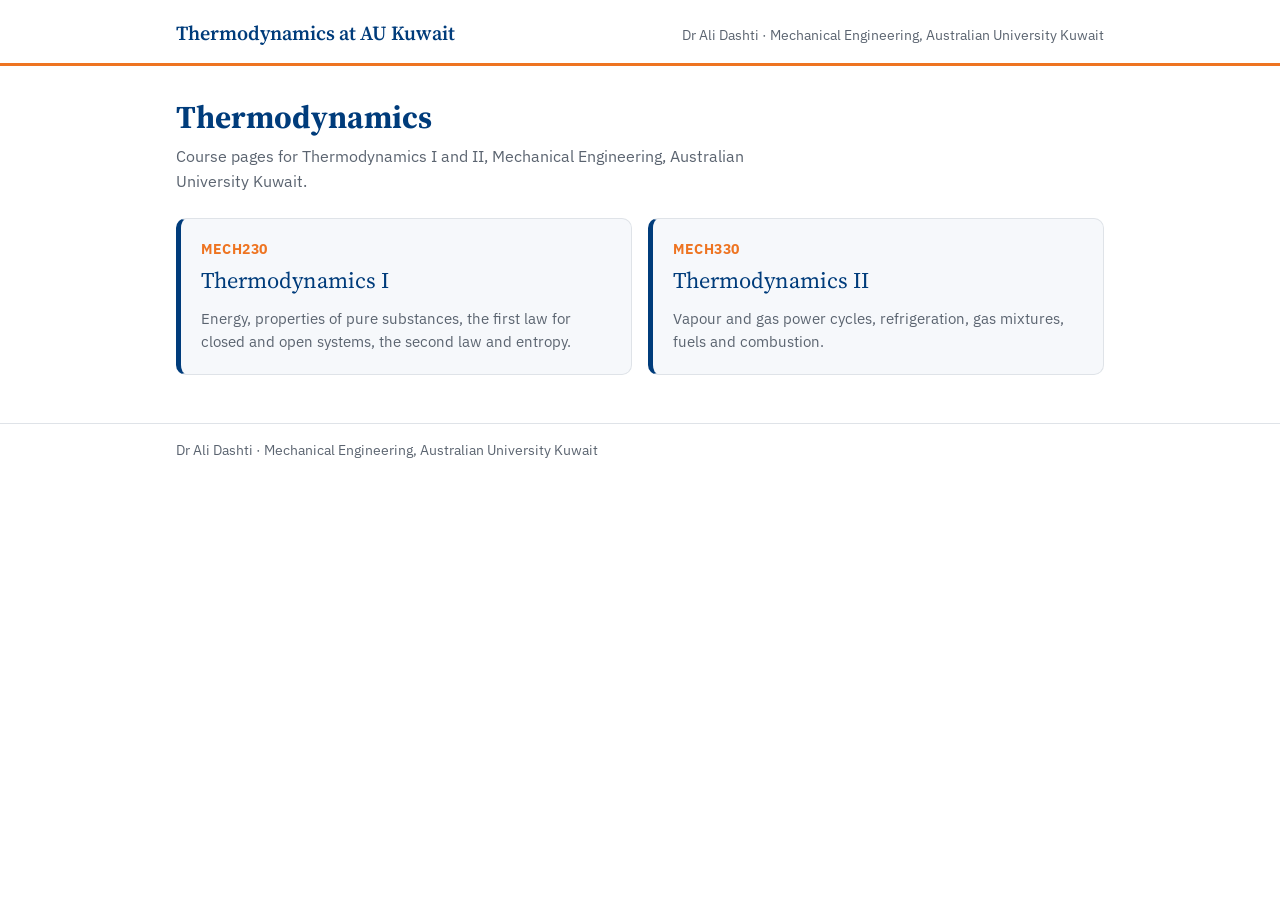
<file: index.html>
<!doctype html>
<html lang="en"><head><meta charset="utf-8"><meta name="viewport" content="width=device-width,initial-scale=1">
<title>Thermodynamics at AU Kuwait</title><link rel="preconnect" href="https://fonts.googleapis.com"><link href="https://fonts.googleapis.com/css2?family=Source+Serif+4:opsz,wght@8..60,600&family=IBM+Plex+Sans:wght@400;600;700&display=swap" rel="stylesheet">
<link rel="stylesheet" href="assets/site.css"></head>
<body><header class="top"><div class="wrap"><a class="site" href="">Thermodynamics at AU Kuwait</a>
<span class="who">Dr Ali Dashti · Mechanical Engineering, Australian University Kuwait</span></div></header>
<main><div class="wrap">
<h1>Thermodynamics</h1><p class="lead">Course pages for Thermodynamics I and II, Mechanical Engineering, Australian University Kuwait.</p><div class="grid"><a class="card" href="mech230/"><div class="code">MECH230</div><div class="name">Thermodynamics I</div><p>Energy, properties of pure substances, the first law for closed and open systems, the second law and entropy.</p></a><a class="card" href="mech330/"><div class="code">MECH330</div><div class="name">Thermodynamics II</div><p>Vapour and gas power cycles, refrigeration, gas mixtures, fuels and combustion.</p></a></div>
</div></main>
<footer><div class="wrap">Dr Ali Dashti · Mechanical Engineering, Australian University Kuwait</div></footer>
</body></html>
</file>
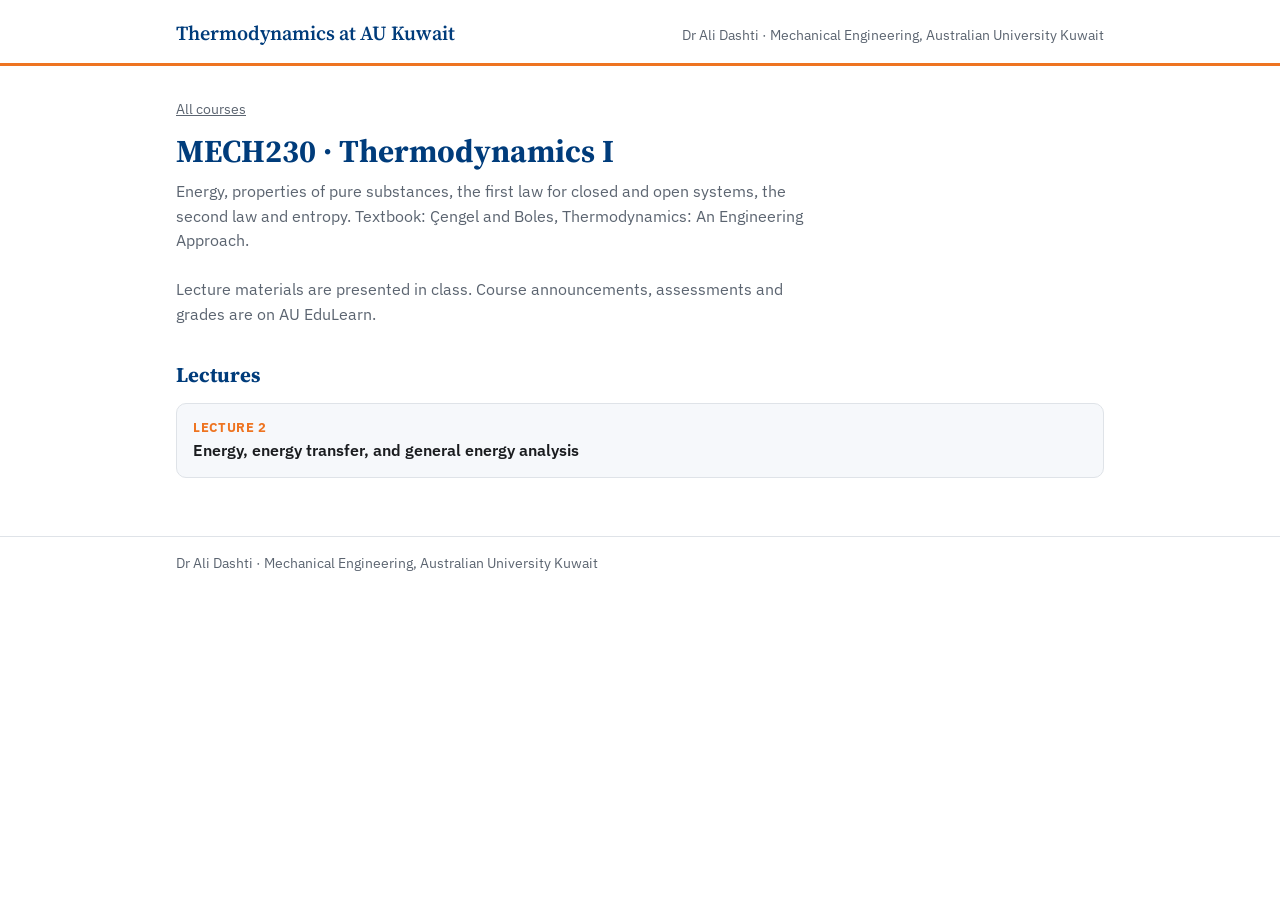
<file: mech230/index.html>
<!doctype html>
<html lang="en"><head><meta charset="utf-8"><meta name="viewport" content="width=device-width,initial-scale=1">
<title>MECH230 Thermodynamics I</title><link rel="preconnect" href="https://fonts.googleapis.com"><link href="https://fonts.googleapis.com/css2?family=Source+Serif+4:opsz,wght@8..60,600&family=IBM+Plex+Sans:wght@400;600;700&display=swap" rel="stylesheet">
<link rel="stylesheet" href="../assets/site.css"></head>
<body><header class="top"><div class="wrap"><a class="site" href="../">Thermodynamics at AU Kuwait</a>
<span class="who">Dr Ali Dashti · Mechanical Engineering, Australian University Kuwait</span></div></header>
<main><div class="wrap">
<div class="crumb"><a href="../">All courses</a></div><h1>MECH230 · Thermodynamics I</h1><p class="lead">Energy, properties of pure substances, the first law for closed and open systems, the second law and entropy. Textbook: Çengel and Boles, Thermodynamics: An Engineering Approach.</p><p class="lead">Lecture materials are presented in class. Course announcements, assessments and grades are on AU EduLearn.</p><h2>Lectures</h2><div class="lec"><div class="t"><div class="n">Lecture 2</div><div class="title">Energy, energy transfer, and general energy analysis</div></div></div>
</div></main>
<footer><div class="wrap">Dr Ali Dashti · Mechanical Engineering, Australian University Kuwait</div></footer>
</body></html>
</file>
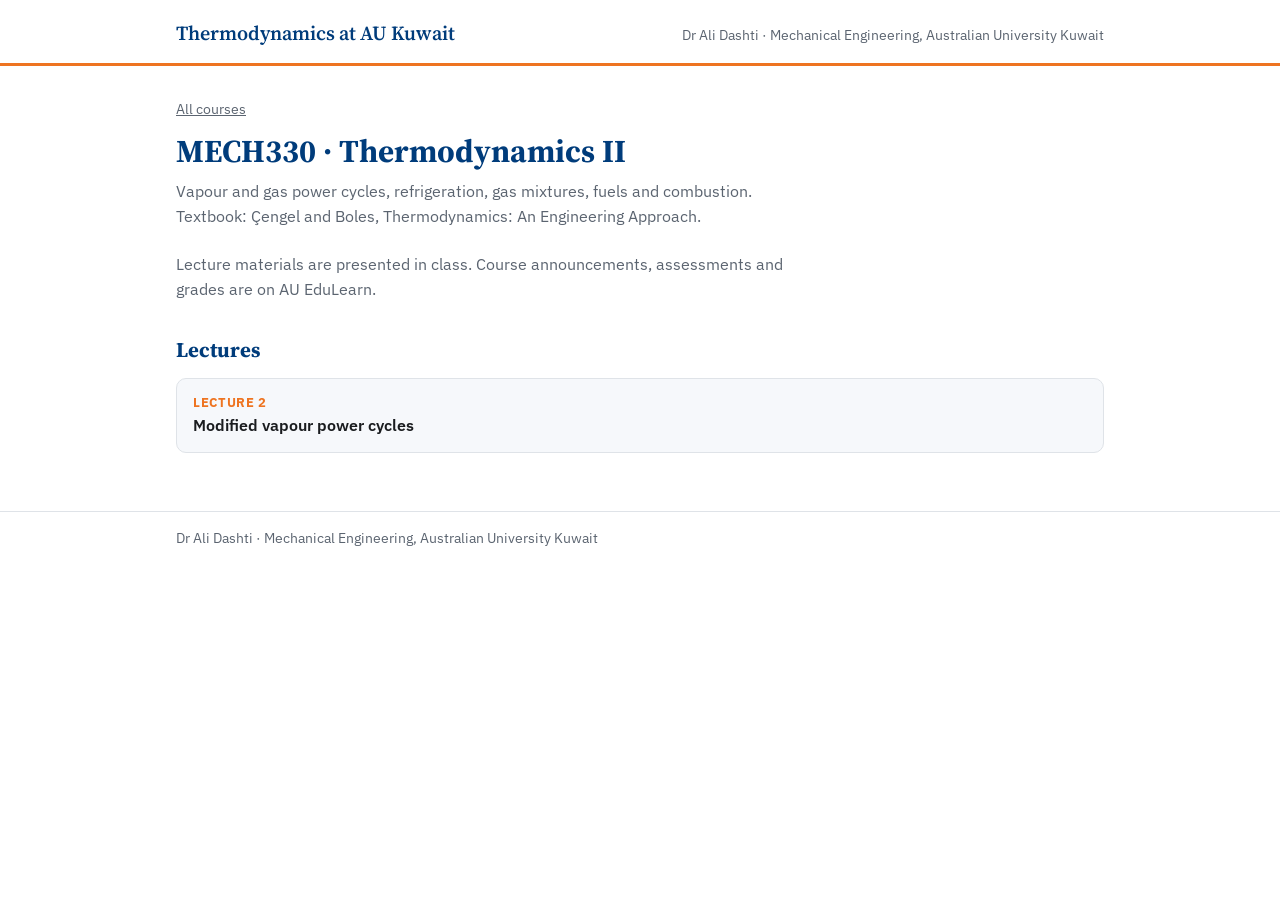
<file: mech330/index.html>
<!doctype html>
<html lang="en"><head><meta charset="utf-8"><meta name="viewport" content="width=device-width,initial-scale=1">
<title>MECH330 Thermodynamics II</title><link rel="preconnect" href="https://fonts.googleapis.com"><link href="https://fonts.googleapis.com/css2?family=Source+Serif+4:opsz,wght@8..60,600&family=IBM+Plex+Sans:wght@400;600;700&display=swap" rel="stylesheet">
<link rel="stylesheet" href="../assets/site.css"></head>
<body><header class="top"><div class="wrap"><a class="site" href="../">Thermodynamics at AU Kuwait</a>
<span class="who">Dr Ali Dashti · Mechanical Engineering, Australian University Kuwait</span></div></header>
<main><div class="wrap">
<div class="crumb"><a href="../">All courses</a></div><h1>MECH330 · Thermodynamics II</h1><p class="lead">Vapour and gas power cycles, refrigeration, gas mixtures, fuels and combustion. Textbook: Çengel and Boles, Thermodynamics: An Engineering Approach.</p><p class="lead">Lecture materials are presented in class. Course announcements, assessments and grades are on AU EduLearn.</p><h2>Lectures</h2><div class="lec"><div class="t"><div class="n">Lecture 2</div><div class="title">Modified vapour power cycles</div></div></div>
</div></main>
<footer><div class="wrap">Dr Ali Dashti · Mechanical Engineering, Australian University Kuwait</div></footer>
</body></html>
</file>
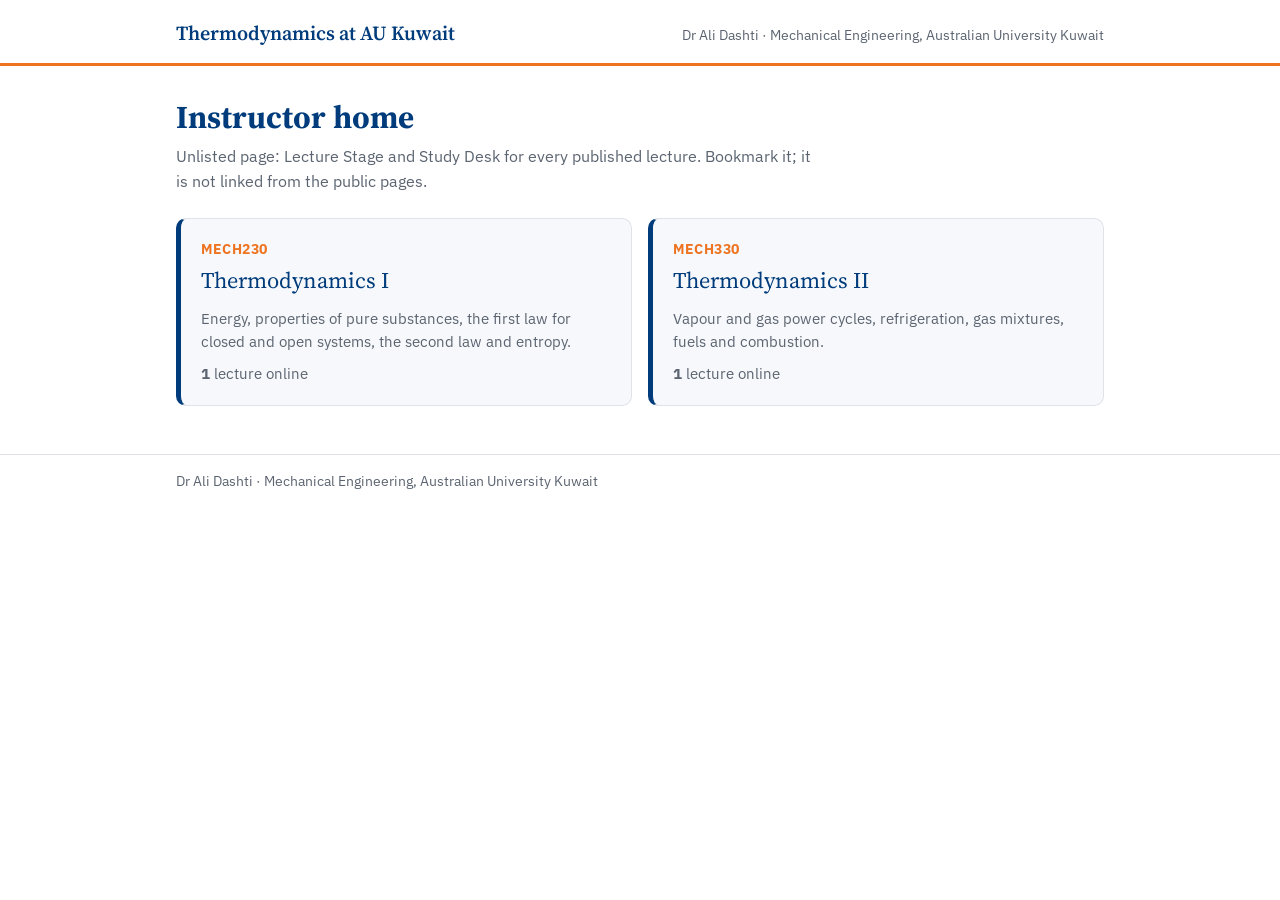
<file: teach-1383d49e09/index.html>
<!doctype html>
<html lang="en"><head><meta charset="utf-8"><meta name="viewport" content="width=device-width,initial-scale=1">
<meta name="robots" content="noindex,nofollow"><title>Instructor home</title><link rel="preconnect" href="https://fonts.googleapis.com"><link href="https://fonts.googleapis.com/css2?family=Source+Serif+4:opsz,wght@8..60,600&family=IBM+Plex+Sans:wght@400;600;700&display=swap" rel="stylesheet">
<link rel="stylesheet" href="../assets/site.css"></head>
<body><header class="top"><div class="wrap"><a class="site" href="../teach-1383d49e09/">Thermodynamics at AU Kuwait</a>
<span class="who">Dr Ali Dashti · Mechanical Engineering, Australian University Kuwait</span></div></header>
<main><div class="wrap">
<h1>Instructor home</h1><p class="lead">Unlisted page: Lecture Stage and Study Desk for every published lecture. Bookmark it; it is not linked from the public pages.</p><div class="grid"><a class="card" href="mech230/"><div class="code">MECH230</div><div class="name">Thermodynamics I</div><p>Energy, properties of pure substances, the first law for closed and open systems, the second law and entropy.</p><p style="margin-top:8px"><b>1</b> lecture online</p></a><a class="card" href="mech330/"><div class="code">MECH330</div><div class="name">Thermodynamics II</div><p>Vapour and gas power cycles, refrigeration, gas mixtures, fuels and combustion.</p><p style="margin-top:8px"><b>1</b> lecture online</p></a></div>
</div></main>
<footer><div class="wrap">Dr Ali Dashti · Mechanical Engineering, Australian University Kuwait</div></footer>
</body></html>
</file>
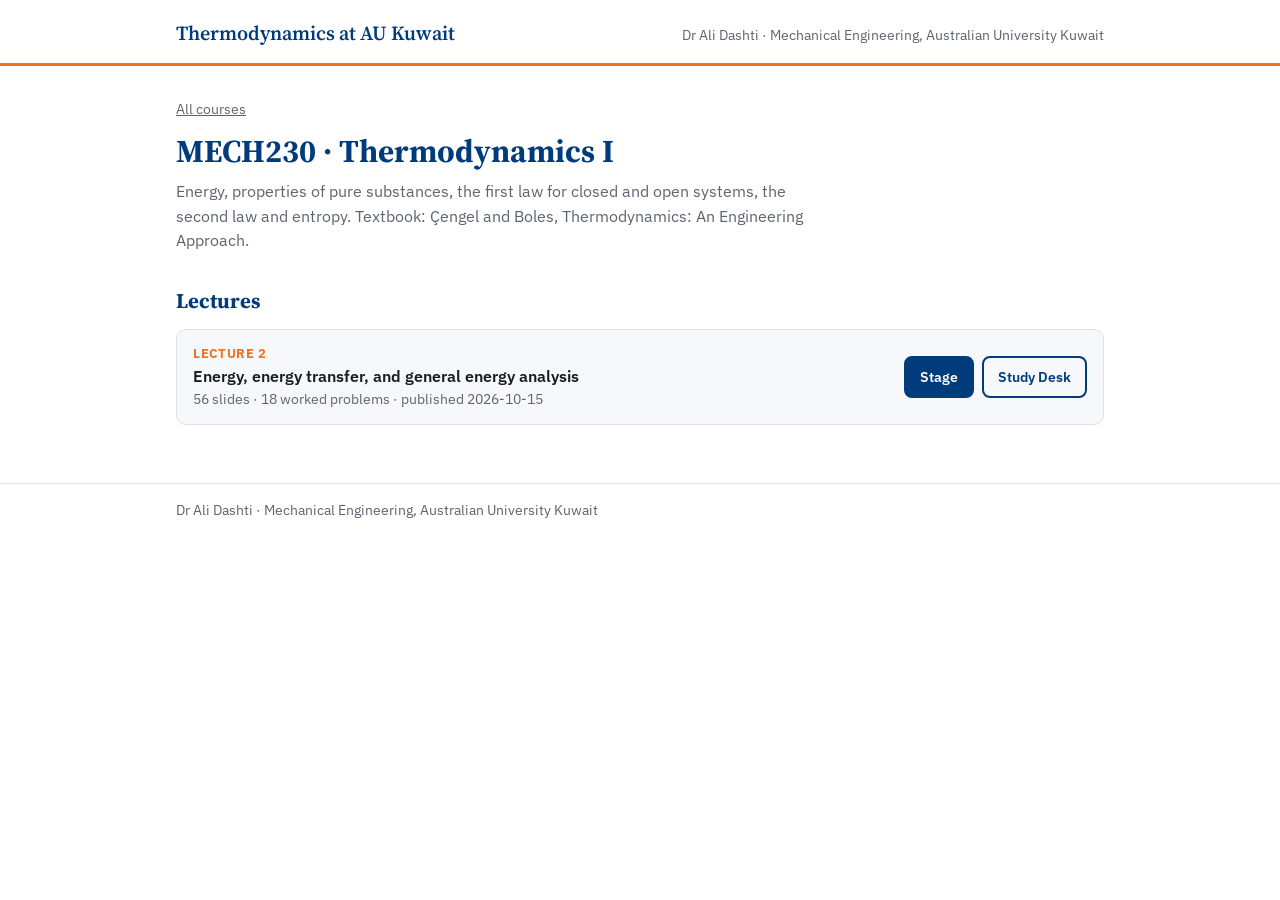
<file: teach-1383d49e09/mech230/index.html>
<!doctype html>
<html lang="en"><head><meta charset="utf-8"><meta name="viewport" content="width=device-width,initial-scale=1">
<meta name="robots" content="noindex,nofollow"><title>MECH230 Thermodynamics I · Instructor</title><link rel="preconnect" href="https://fonts.googleapis.com"><link href="https://fonts.googleapis.com/css2?family=Source+Serif+4:opsz,wght@8..60,600&family=IBM+Plex+Sans:wght@400;600;700&display=swap" rel="stylesheet">
<link rel="stylesheet" href="../../assets/site.css"></head>
<body><header class="top"><div class="wrap"><a class="site" href="../../teach-1383d49e09/">Thermodynamics at AU Kuwait</a>
<span class="who">Dr Ali Dashti · Mechanical Engineering, Australian University Kuwait</span></div></header>
<main><div class="wrap">
<div class="crumb"><a href="../">All courses</a></div><h1>MECH230 · Thermodynamics I</h1><p class="lead">Energy, properties of pure substances, the first law for closed and open systems, the second law and entropy. Textbook: Çengel and Boles, Thermodynamics: An Engineering Approach.</p><h2>Lectures</h2><div class="lec"><div class="t"><div class="n">Lecture 2</div><div class="title">Energy, energy transfer, and general energy analysis</div><div class="meta">56 slides · 18 worked problems · published 2026-10-15</div></div><div class="btns"><a class="btn primary" href="lecture-2/stage.html">Stage</a><a class="btn" href="lecture-2/study.html">Study Desk</a></div></div>
</div></main>
<footer><div class="wrap">Dr Ali Dashti · Mechanical Engineering, Australian University Kuwait</div></footer>
</body></html>
</file>
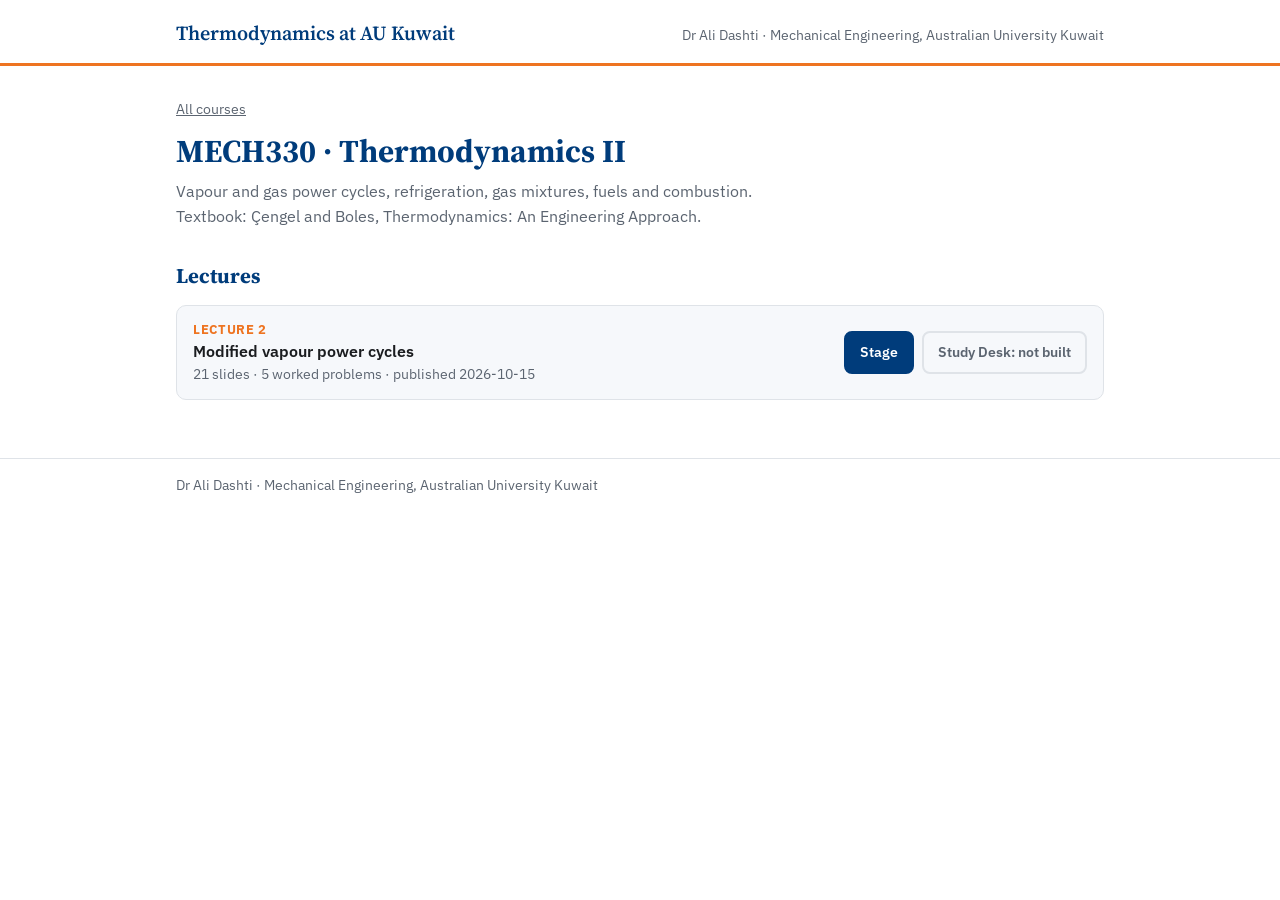
<file: teach-1383d49e09/mech330/index.html>
<!doctype html>
<html lang="en"><head><meta charset="utf-8"><meta name="viewport" content="width=device-width,initial-scale=1">
<meta name="robots" content="noindex,nofollow"><title>MECH330 Thermodynamics II · Instructor</title><link rel="preconnect" href="https://fonts.googleapis.com"><link href="https://fonts.googleapis.com/css2?family=Source+Serif+4:opsz,wght@8..60,600&family=IBM+Plex+Sans:wght@400;600;700&display=swap" rel="stylesheet">
<link rel="stylesheet" href="../../assets/site.css"></head>
<body><header class="top"><div class="wrap"><a class="site" href="../../teach-1383d49e09/">Thermodynamics at AU Kuwait</a>
<span class="who">Dr Ali Dashti · Mechanical Engineering, Australian University Kuwait</span></div></header>
<main><div class="wrap">
<div class="crumb"><a href="../">All courses</a></div><h1>MECH330 · Thermodynamics II</h1><p class="lead">Vapour and gas power cycles, refrigeration, gas mixtures, fuels and combustion. Textbook: Çengel and Boles, Thermodynamics: An Engineering Approach.</p><h2>Lectures</h2><div class="lec"><div class="t"><div class="n">Lecture 2</div><div class="title">Modified vapour power cycles</div><div class="meta">21 slides · 5 worked problems · published 2026-10-15</div></div><div class="btns"><a class="btn primary" href="lecture-2/stage.html">Stage</a><span class="btn off" title="No study.html in the build folder yet">Study Desk: not built</span></div></div>
</div></main>
<footer><div class="wrap">Dr Ali Dashti · Mechanical Engineering, Australian University Kuwait</div></footer>
</body></html>
</file>
<file: assets/site.css>
:root{--navy:#003C7B;--orange:#EE7421;--ink:#1A1C1F;--mut:#5B6470;--line:#DFE3E8;--bg:#FFFFFF;--card:#F6F8FB;--chip:#E8EEF6}
@media (prefers-color-scheme:dark){:root:not([data-theme="light"]){--navy:#8FB8E8;--orange:#F2A169;--ink:#E8EAED;--mut:#9AA3AE;--line:#333A42;--bg:#16181B;--card:#1E2125;--chip:#25303D}}
:root[data-theme="dark"]{--navy:#8FB8E8;--orange:#F2A169;--ink:#E8EAED;--mut:#9AA3AE;--line:#333A42;--bg:#16181B;--card:#1E2125;--chip:#25303D}
*{box-sizing:border-box}
body{margin:0;background:var(--bg);color:var(--ink);font:16px/1.55 "IBM Plex Sans",system-ui,-apple-system,"Segoe UI",sans-serif}
a{color:var(--navy)}
.wrap{max-width:960px;margin:0 auto;padding:0 16px}
header.top{border-bottom:3px solid var(--orange)}
header.top .wrap{display:flex;align-items:baseline;justify-content:space-between;gap:12px;padding-top:18px;padding-bottom:14px;flex-wrap:wrap}
header.top .site{font-family:"Source Serif 4",Georgia,serif;font-size:1.25rem;font-weight:600;color:var(--navy);text-decoration:none}
header.top .who{color:var(--mut);font-size:.9rem}
main{padding:32px 0 48px}
h1{font-family:"Source Serif 4",Georgia,serif;color:var(--navy);font-size:2rem;line-height:1.2;margin:0 0 8px}
h2{font-family:"Source Serif 4",Georgia,serif;color:var(--navy);font-size:1.3rem;margin:32px 0 12px}
.lead{color:var(--mut);margin:0 0 24px;max-width:640px}
.crumb{font-size:.9rem;color:var(--mut);margin-bottom:12px}
.crumb a{color:var(--mut)}
.grid{display:grid;grid-template-columns:repeat(auto-fit,minmax(280px,1fr));gap:16px}
.card{display:block;background:var(--card);border:1px solid var(--line);border-left:5px solid var(--navy);border-radius:10px;padding:20px;text-decoration:none;color:var(--ink);transition:border-color .15s}
a.card:hover{border-color:var(--orange)}
.card .code{font-weight:700;color:var(--orange);letter-spacing:.04em;font-size:.85rem}
.card .name{font-family:"Source Serif 4",Georgia,serif;font-size:1.4rem;color:var(--navy);margin:4px 0 8px}
.card p{margin:0;color:var(--mut);font-size:.95rem}
.lec{display:flex;align-items:center;justify-content:space-between;gap:12px;flex-wrap:wrap;background:var(--card);border:1px solid var(--line);border-radius:10px;padding:14px 16px;margin-bottom:10px}
.lec .t{min-width:0;flex:1 1 280px}
.lec .n{font-weight:700;color:var(--orange);font-size:.8rem;letter-spacing:.05em;text-transform:uppercase}
.lec .title{font-weight:600}
.lec .meta{color:var(--mut);font-size:.85rem}
.btns{display:flex;gap:8px;flex-wrap:wrap}
.btn{display:inline-block;padding:8px 14px;border-radius:8px;font-weight:600;font-size:.9rem;text-decoration:none;border:2px solid var(--navy);color:var(--navy);background:transparent}
.btn.primary{background:var(--navy);color:var(--bg)}
.btn:hover{border-color:var(--orange)}
.btn.off{border-color:var(--line);color:var(--mut);cursor:default}
.empty{color:var(--mut);font-style:italic}
footer{border-top:1px solid var(--line);color:var(--mut);font-size:.85rem;padding:16px 0 28px}
</file>
